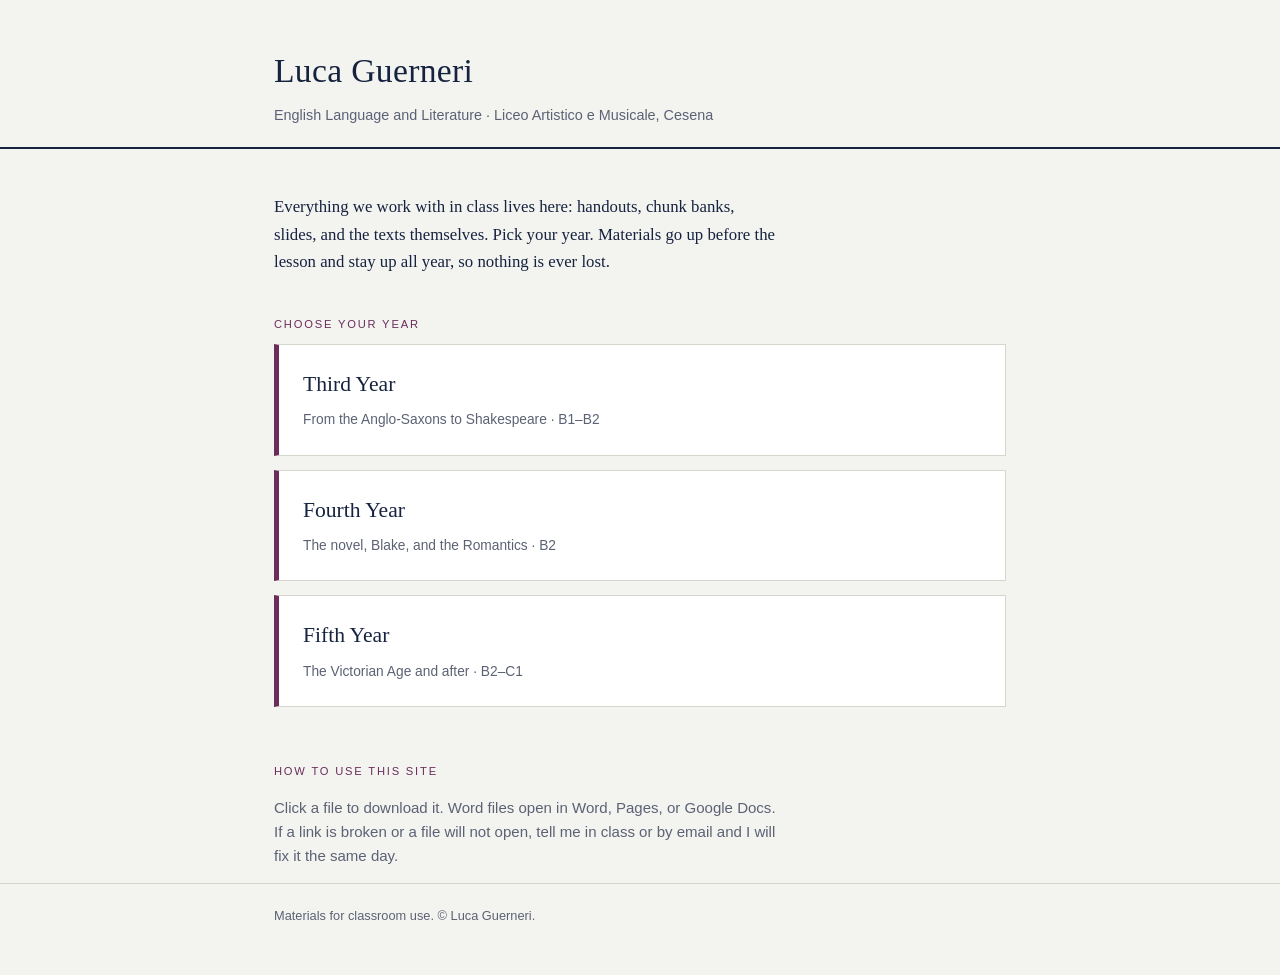
<file: index.html>
<!DOCTYPE html>
<html lang="en">
<head>
<meta charset="utf-8">
<meta name="viewport" content="width=device-width, initial-scale=1">
<title>Luca Guerneri — English Language and Literature</title>
<meta name="description" content="Classroom materials for English language and literature, Liceo Artistico e Musicale, Cesena.">
<link rel="stylesheet" href="style.css">
</head>
<body>

<header class="masthead">
  <div class="wrap">
    <h1>Luca Guerneri</h1>
    <p>English Language and Literature &middot; Liceo Artistico e Musicale, Cesena</p>
  </div>
</header>

<main class="wrap">

  <p class="intro">Everything we work with in class lives here: handouts, chunk banks, slides, and the texts themselves. Pick your year. Materials go up before the lesson and stay up all year, so nothing is ever lost.</p>

  <p class="eyebrow">Choose your year</p>

  <ul class="years">
    <li>
      <a href="year-3/">
        <h2>Third Year</h2>
        <span>From the Anglo-Saxons to Shakespeare &middot; B1&ndash;B2</span>
      </a>
    </li>
    <li>
      <a href="year-4/">
        <h2>Fourth Year</h2>
        <span>The novel, Blake, and the Romantics &middot; B2</span>
      </a>
    </li>
    <li>
      <a href="year-5/">
        <h2>Fifth Year</h2>
        <span>The Victorian Age and after &middot; B2&ndash;C1</span>
      </a>
    </li>
  </ul>

  <p class="eyebrow">How to use this site</p>
  <p style="max-width:60ch;color:var(--muted);font-size:.94rem;">Click a file to download it. Word files open in Word, Pages, or Google Docs. If a link is broken or a file will not open, tell me in class or by email and I will fix it the same day.</p>

</main>

<footer>
  <div class="wrap">
    Materials for classroom use. &copy; Luca Guerneri.
  </div>
</footer>

</body>
</html>
</file>
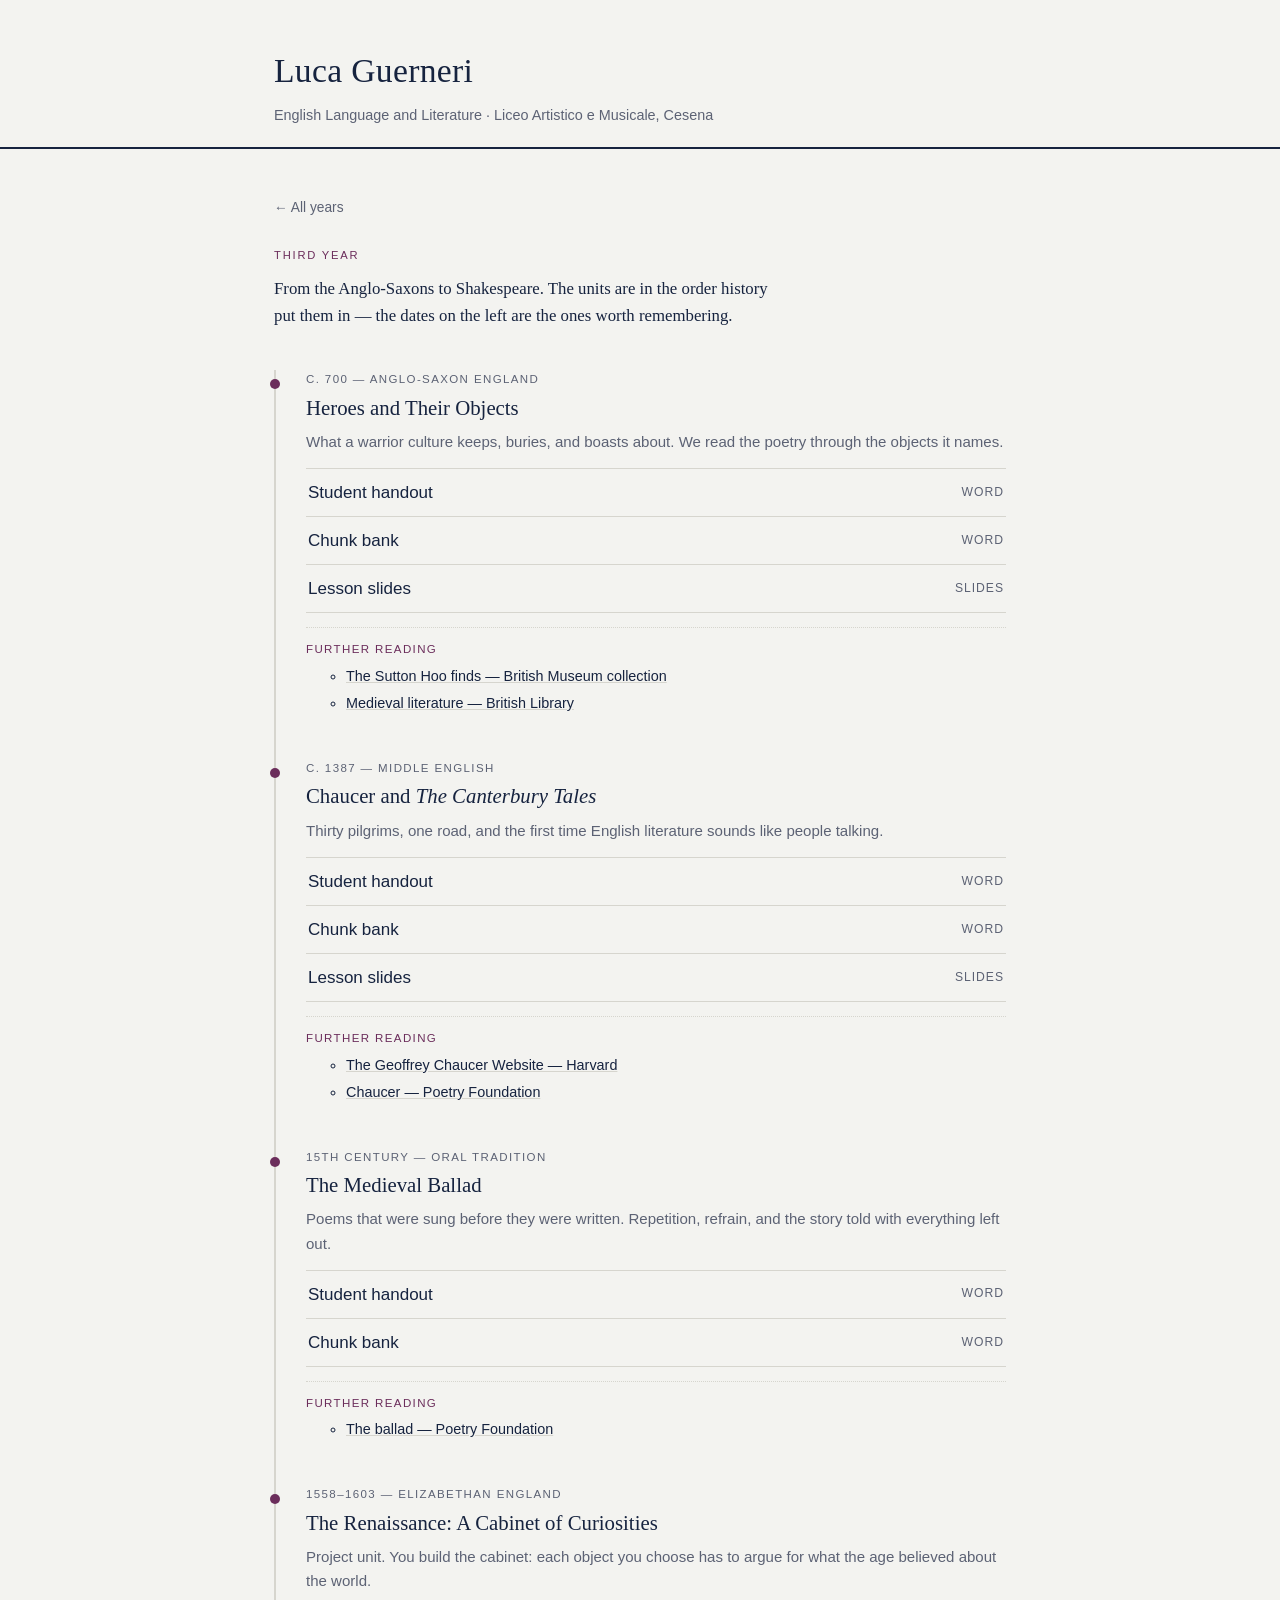
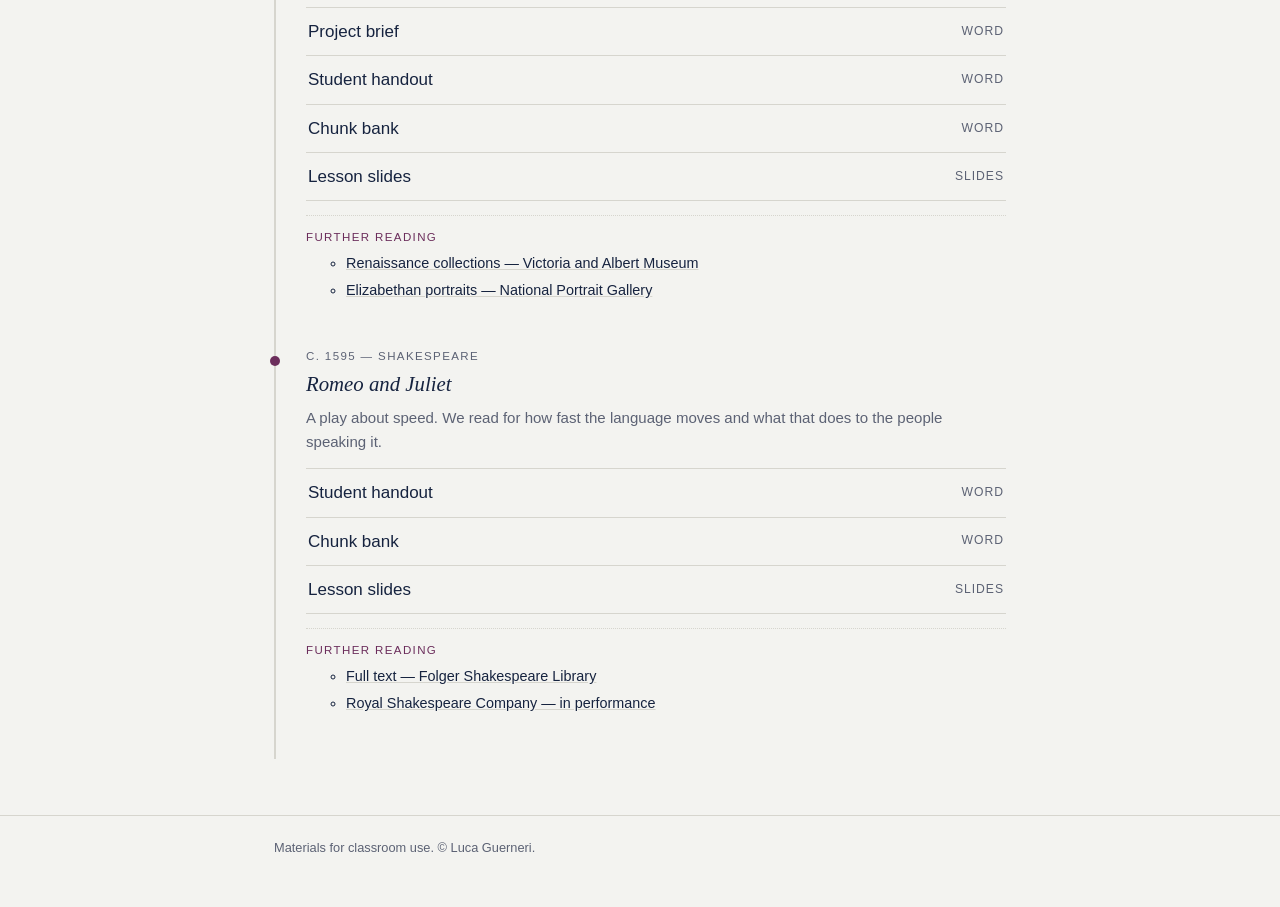
<file: year-3/index.html>
<!DOCTYPE html>
<html lang="en">
<head>
<meta charset="utf-8">
<meta name="viewport" content="width=device-width, initial-scale=1">
<title>Third Year — Luca Guerneri</title>
<link rel="stylesheet" href="../style.css">
</head>
<body>

<header class="masthead">
  <div class="wrap">
    <h1><a href="../">Luca Guerneri</a></h1>
    <p>English Language and Literature &middot; Liceo Artistico e Musicale, Cesena</p>
  </div>
</header>

<main class="wrap">

  <a class="back" href="../">&larr; All years</a>

  <p class="eyebrow">Third Year</p>
  <p class="intro">From the Anglo-Saxons to Shakespeare. The units are in the order history put them in &mdash; the dates on the left are the ones worth remembering.</p>

  <ol class="spine">

    <li class="unit">
      <span class="date">c. 700 &mdash; Anglo-Saxon England</span>
      <h2>Heroes and Their Objects</h2>
      <p>What a warrior culture keeps, buries, and boasts about. We read the poetry through the objects it names.</p>
      <ul class="files">
        <li><a href="anglo-saxon-heroes-handout.docx">Student handout<span class="kind">Word</span></a></li>
        <li><a href="anglo-saxon-heroes-chunks.docx">Chunk bank<span class="kind">Word</span></a></li>
        <li><a href="anglo-saxon-heroes-slides.pptx">Lesson slides<span class="kind">Slides</span></a></li>
      </ul>
      <div class="links">
        <p>Further reading</p>
        <ul>
          <li><a href="https://www.britishmuseum.org/collection">The Sutton Hoo finds &mdash; British Museum collection</a></li>
          <li><a href="https://www.bl.uk/medieval-literature">Medieval literature &mdash; British Library</a></li>
        </ul>
      </div>
    </li>

    <li class="unit">
      <span class="date">c. 1387 &mdash; Middle English</span>
      <h2>Chaucer and <em>The Canterbury Tales</em></h2>
      <p>Thirty pilgrims, one road, and the first time English literature sounds like people talking.</p>
      <ul class="files">
        <li><a href="chaucer-handout.docx">Student handout<span class="kind">Word</span></a></li>
        <li><a href="chaucer-chunks.docx">Chunk bank<span class="kind">Word</span></a></li>
        <li><a href="chaucer-slides.pptx">Lesson slides<span class="kind">Slides</span></a></li>
      </ul>
      <div class="links">
        <p>Further reading</p>
        <ul>
          <li><a href="https://chaucer.fas.harvard.edu/">The Geoffrey Chaucer Website &mdash; Harvard</a></li>
          <li><a href="https://www.poetryfoundation.org/poets/geoffrey-chaucer">Chaucer &mdash; Poetry Foundation</a></li>
        </ul>
      </div>
    </li>

    <li class="unit">
      <span class="date">15th century &mdash; oral tradition</span>
      <h2>The Medieval Ballad</h2>
      <p>Poems that were sung before they were written. Repetition, refrain, and the story told with everything left out.</p>
      <ul class="files">
        <li><a href="ballad-handout.docx">Student handout<span class="kind">Word</span></a></li>
        <li><a href="ballad-chunks.docx">Chunk bank<span class="kind">Word</span></a></li>
      </ul>
      <div class="links">
        <p>Further reading</p>
        <ul>
          <li><a href="https://www.poetryfoundation.org/collections/152077/introduction-to-the-ballad">The ballad &mdash; Poetry Foundation</a></li>
        </ul>
      </div>
    </li>

    <li class="unit">
      <span class="date">1558&ndash;1603 &mdash; Elizabethan England</span>
      <h2>The Renaissance: A Cabinet of Curiosities</h2>
      <p>Project unit. You build the cabinet: each object you choose has to argue for what the age believed about the world.</p>
      <ul class="files">
        <li><a href="renaissance-project-brief.docx">Project brief<span class="kind">Word</span></a></li>
        <li><a href="renaissance-handout.docx">Student handout<span class="kind">Word</span></a></li>
        <li><a href="renaissance-chunks.docx">Chunk bank<span class="kind">Word</span></a></li>
        <li><a href="renaissance-slides.pptx">Lesson slides<span class="kind">Slides</span></a></li>
      </ul>
      <div class="links">
        <p>Further reading</p>
        <ul>
          <li><a href="https://www.vam.ac.uk/collections">Renaissance collections &mdash; Victoria and Albert Museum</a></li>
          <li><a href="https://www.npg.org.uk/collections">Elizabethan portraits &mdash; National Portrait Gallery</a></li>
        </ul>
      </div>
    </li>

    <li class="unit">
      <span class="date">c. 1595 &mdash; Shakespeare</span>
      <h2><em>Romeo and Juliet</em></h2>
      <p>A play about speed. We read for how fast the language moves and what that does to the people speaking it.</p>
      <ul class="files">
        <li><a href="romeo-juliet-handout.docx">Student handout<span class="kind">Word</span></a></li>
        <li><a href="romeo-juliet-chunks.docx">Chunk bank<span class="kind">Word</span></a></li>
        <li><a href="romeo-juliet-slides.pptx">Lesson slides<span class="kind">Slides</span></a></li>
      </ul>
      <div class="links">
        <p>Further reading</p>
        <ul>
          <li><a href="https://www.folger.edu/explore/shakespeares-works/romeo-and-juliet/">Full text &mdash; Folger Shakespeare Library</a></li>
          <li><a href="https://www.rsc.org.uk/romeo-and-juliet/">Royal Shakespeare Company &mdash; in performance</a></li>
        </ul>
      </div>
    </li>

  </ol>

</main>

<footer>
  <div class="wrap">
    Materials for classroom use. &copy; Luca Guerneri.
  </div>
</footer>

</body>
</html>
</file>
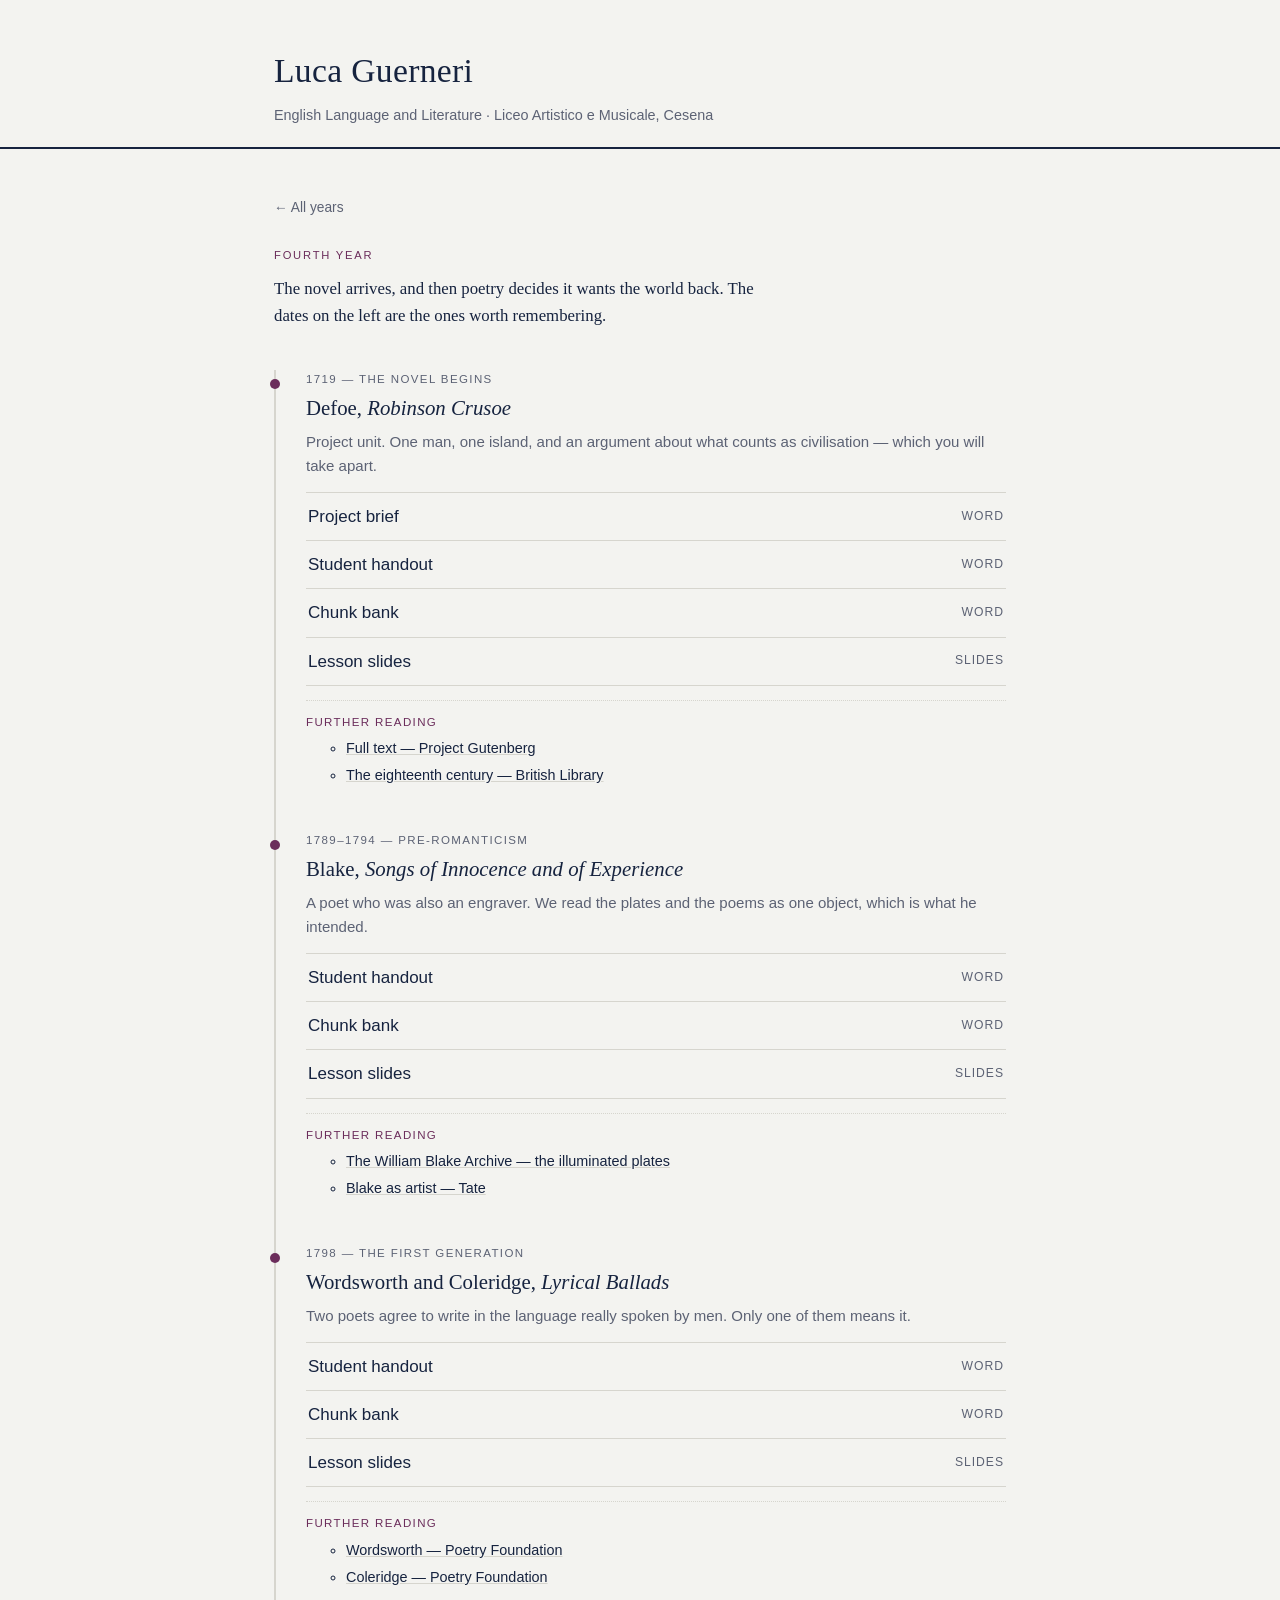
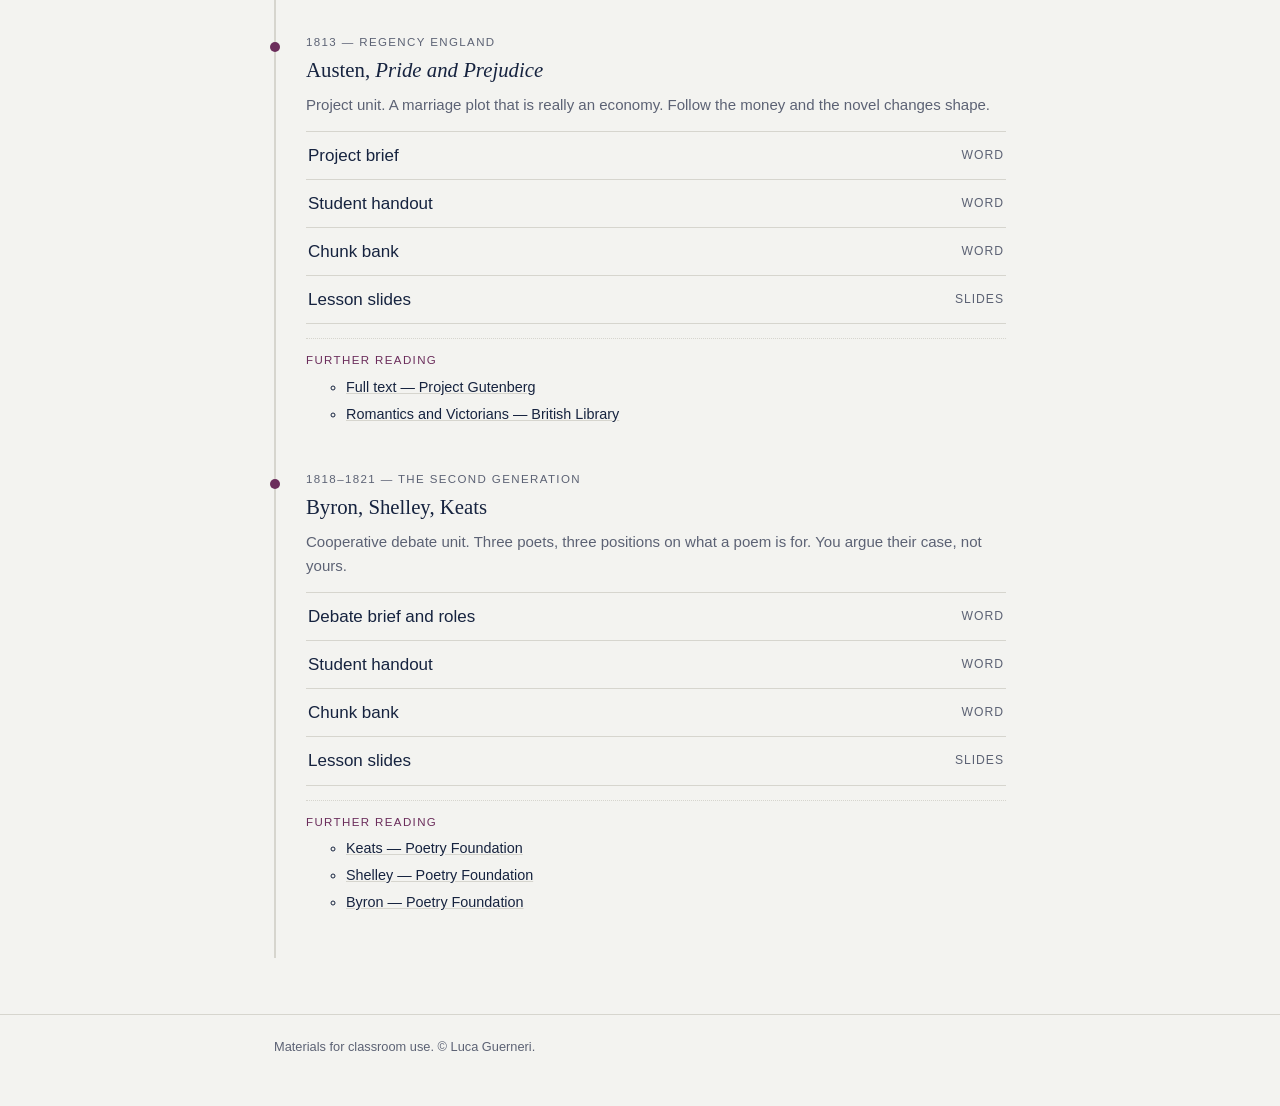
<file: year-4/index.html>
<!DOCTYPE html>
<html lang="en">
<head>
<meta charset="utf-8">
<meta name="viewport" content="width=device-width, initial-scale=1">
<title>Fourth Year — Luca Guerneri</title>
<link rel="stylesheet" href="../style.css">
</head>
<body>

<header class="masthead">
  <div class="wrap">
    <h1><a href="../">Luca Guerneri</a></h1>
    <p>English Language and Literature &middot; Liceo Artistico e Musicale, Cesena</p>
  </div>
</header>

<main class="wrap">

  <a class="back" href="../">&larr; All years</a>

  <p class="eyebrow">Fourth Year</p>
  <p class="intro">The novel arrives, and then poetry decides it wants the world back. The dates on the left are the ones worth remembering.</p>

  <ol class="spine">

    <li class="unit">
      <span class="date">1719 &mdash; the novel begins</span>
      <h2>Defoe, <em>Robinson Crusoe</em></h2>
      <p>Project unit. One man, one island, and an argument about what counts as civilisation &mdash; which you will take apart.</p>
      <ul class="files">
        <li><a href="crusoe-project-brief.docx">Project brief<span class="kind">Word</span></a></li>
        <li><a href="crusoe-handout.docx">Student handout<span class="kind">Word</span></a></li>
        <li><a href="crusoe-chunks.docx">Chunk bank<span class="kind">Word</span></a></li>
        <li><a href="crusoe-slides.pptx">Lesson slides<span class="kind">Slides</span></a></li>
      </ul>
      <div class="links">
        <p>Further reading</p>
        <ul>
          <li><a href="https://www.gutenberg.org/ebooks/521">Full text &mdash; Project Gutenberg</a></li>
          <li><a href="https://www.bl.uk/restoration-18th-century-literature">The eighteenth century &mdash; British Library</a></li>
        </ul>
      </div>
    </li>

    <li class="unit">
      <span class="date">1789&ndash;1794 &mdash; Pre-Romanticism</span>
      <h2>Blake, <em>Songs of Innocence and of Experience</em></h2>
      <p>A poet who was also an engraver. We read the plates and the poems as one object, which is what he intended.</p>
      <ul class="files">
        <li><a href="blake-handout.docx">Student handout<span class="kind">Word</span></a></li>
        <li><a href="blake-chunks.docx">Chunk bank<span class="kind">Word</span></a></li>
        <li><a href="blake-slides.pptx">Lesson slides<span class="kind">Slides</span></a></li>
      </ul>
      <div class="links">
        <p>Further reading</p>
        <ul>
          <li><a href="https://www.blakearchive.org/">The William Blake Archive &mdash; the illuminated plates</a></li>
          <li><a href="https://www.tate.org.uk/art/artists/william-blake-39">Blake as artist &mdash; Tate</a></li>
        </ul>
      </div>
    </li>

    <li class="unit">
      <span class="date">1798 &mdash; the First Generation</span>
      <h2>Wordsworth and Coleridge, <em>Lyrical Ballads</em></h2>
      <p>Two poets agree to write in the language really spoken by men. Only one of them means it.</p>
      <ul class="files">
        <li><a href="lyrical-ballads-handout.docx">Student handout<span class="kind">Word</span></a></li>
        <li><a href="lyrical-ballads-chunks.docx">Chunk bank<span class="kind">Word</span></a></li>
        <li><a href="lyrical-ballads-slides.pptx">Lesson slides<span class="kind">Slides</span></a></li>
      </ul>
      <div class="links">
        <p>Further reading</p>
        <ul>
          <li><a href="https://www.poetryfoundation.org/poets/william-wordsworth">Wordsworth &mdash; Poetry Foundation</a></li>
          <li><a href="https://www.poetryfoundation.org/poets/samuel-taylor-coleridge">Coleridge &mdash; Poetry Foundation</a></li>
        </ul>
      </div>
    </li>

    <li class="unit">
      <span class="date">1813 &mdash; Regency England</span>
      <h2>Austen, <em>Pride and Prejudice</em></h2>
      <p>Project unit. A marriage plot that is really an economy. Follow the money and the novel changes shape.</p>
      <ul class="files">
        <li><a href="pride-prejudice-project-brief.docx">Project brief<span class="kind">Word</span></a></li>
        <li><a href="pride-prejudice-handout.docx">Student handout<span class="kind">Word</span></a></li>
        <li><a href="pride-prejudice-chunks.docx">Chunk bank<span class="kind">Word</span></a></li>
        <li><a href="pride-prejudice-slides.pptx">Lesson slides<span class="kind">Slides</span></a></li>
      </ul>
      <div class="links">
        <p>Further reading</p>
        <ul>
          <li><a href="https://www.gutenberg.org/ebooks/1342">Full text &mdash; Project Gutenberg</a></li>
          <li><a href="https://www.bl.uk/romantics-and-victorians">Romantics and Victorians &mdash; British Library</a></li>
        </ul>
      </div>
    </li>

    <li class="unit">
      <span class="date">1818&ndash;1821 &mdash; the Second Generation</span>
      <h2>Byron, Shelley, Keats</h2>
      <p>Cooperative debate unit. Three poets, three positions on what a poem is for. You argue their case, not yours.</p>
      <ul class="files">
        <li><a href="second-generation-debate-brief.docx">Debate brief and roles<span class="kind">Word</span></a></li>
        <li><a href="second-generation-handout.docx">Student handout<span class="kind">Word</span></a></li>
        <li><a href="second-generation-chunks.docx">Chunk bank<span class="kind">Word</span></a></li>
        <li><a href="second-generation-slides.pptx">Lesson slides<span class="kind">Slides</span></a></li>
      </ul>
      <div class="links">
        <p>Further reading</p>
        <ul>
          <li><a href="https://www.poetryfoundation.org/poets/john-keats">Keats &mdash; Poetry Foundation</a></li>
          <li><a href="https://www.poetryfoundation.org/poets/percy-bysshe-shelley">Shelley &mdash; Poetry Foundation</a></li>
          <li><a href="https://www.poetryfoundation.org/poets/lord-byron">Byron &mdash; Poetry Foundation</a></li>
        </ul>
      </div>
    </li>

  </ol>

</main>

<footer>
  <div class="wrap">
    Materials for classroom use. &copy; Luca Guerneri.
  </div>
</footer>

</body>
</html>
</file>
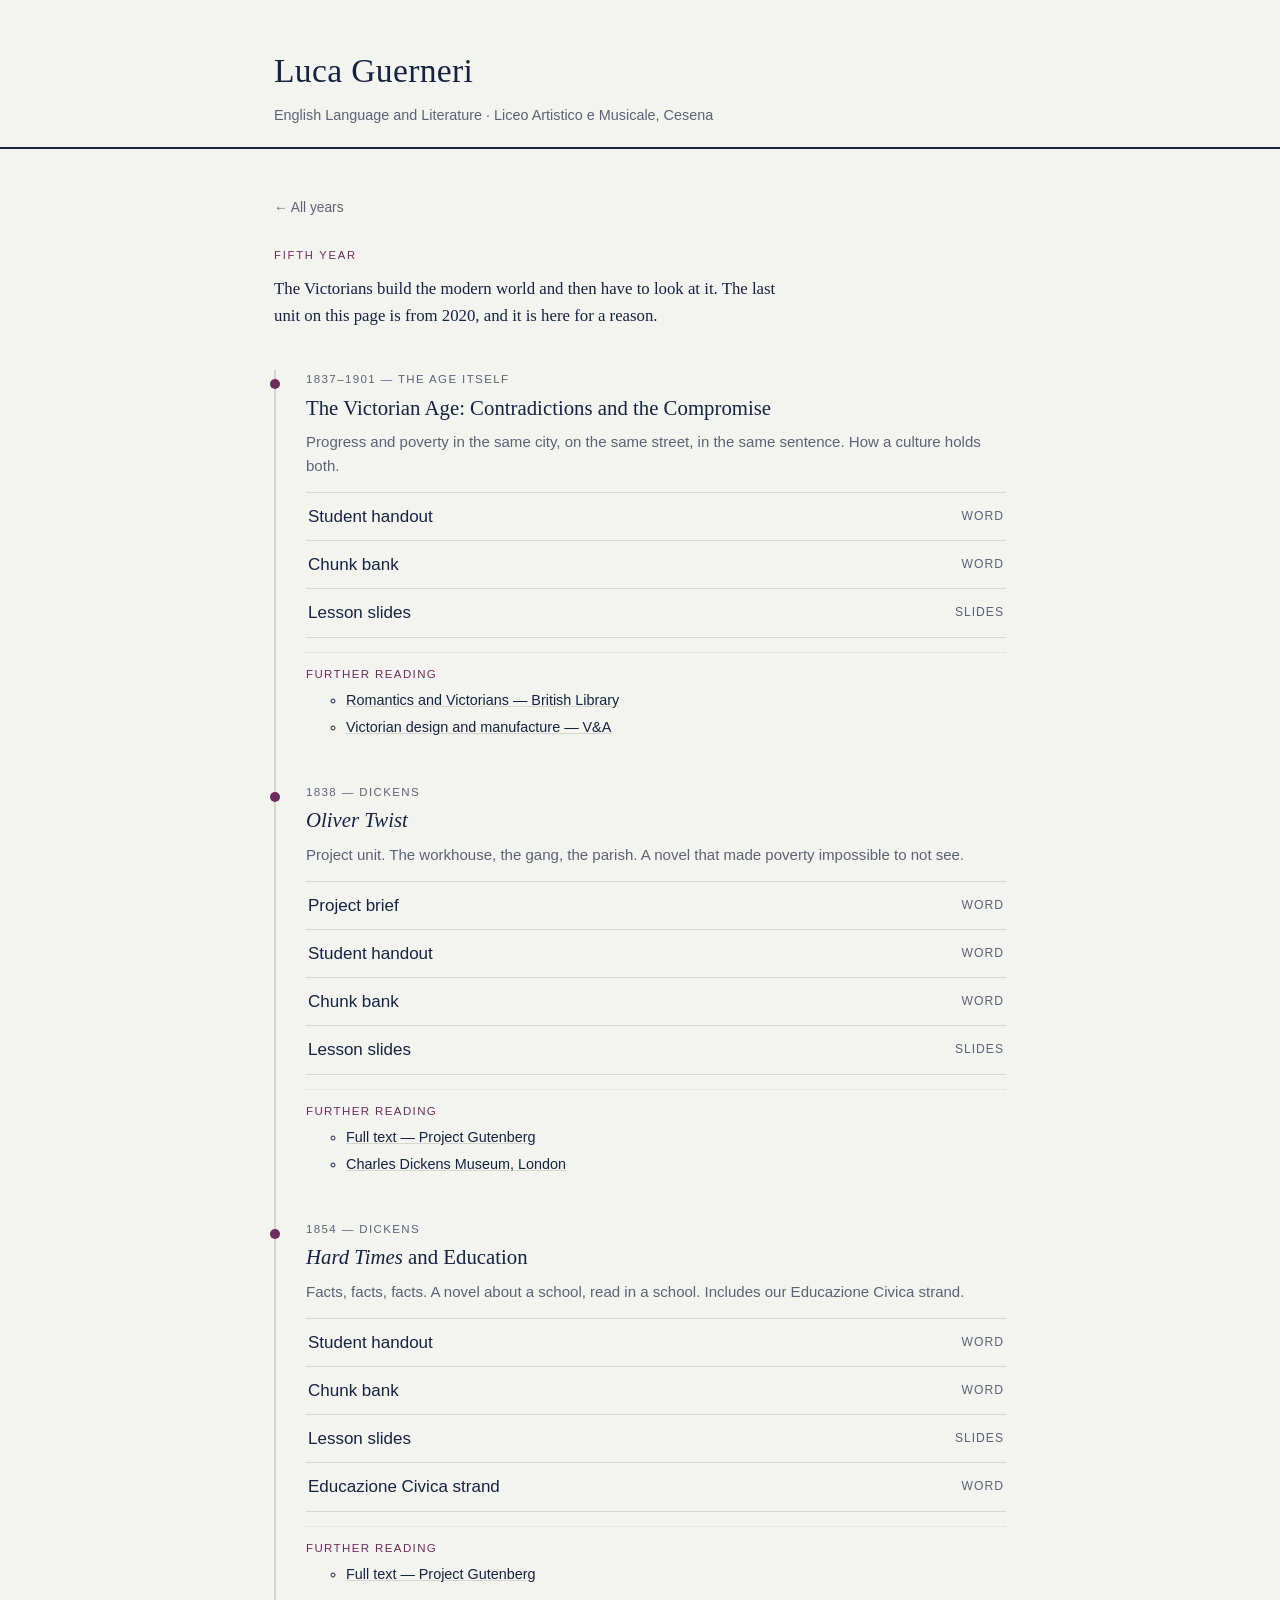
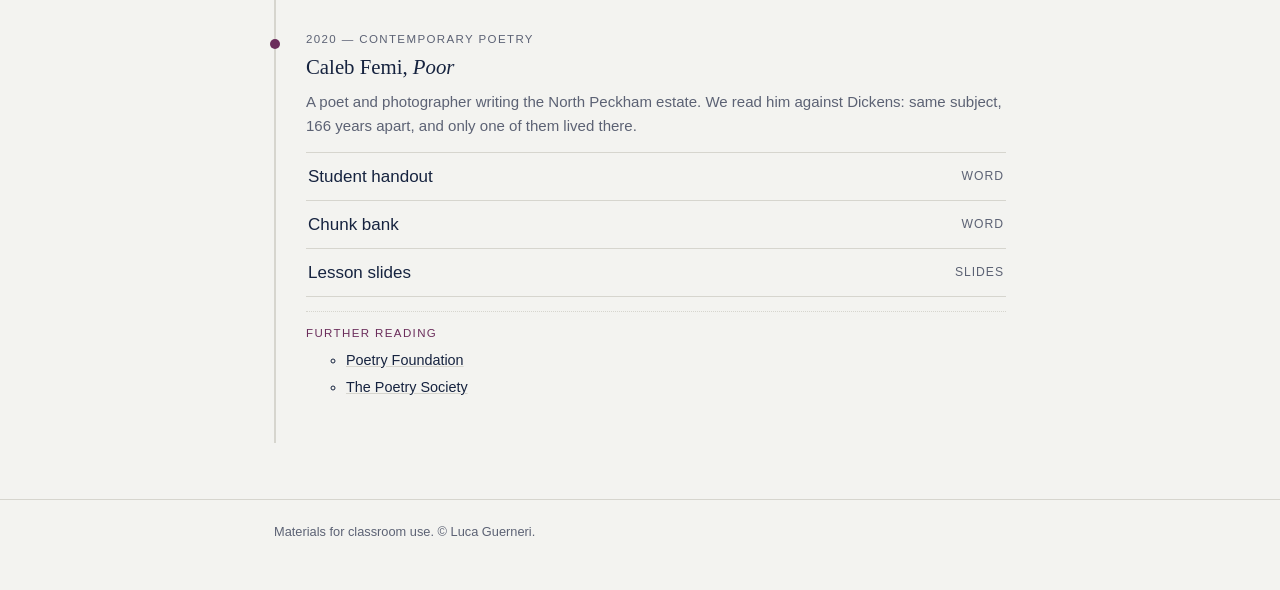
<file: year-5/index.html>
<!DOCTYPE html>
<html lang="en">
<head>
<meta charset="utf-8">
<meta name="viewport" content="width=device-width, initial-scale=1">
<title>Fifth Year — Luca Guerneri</title>
<link rel="stylesheet" href="../style.css">
</head>
<body>

<header class="masthead">
  <div class="wrap">
    <h1><a href="../">Luca Guerneri</a></h1>
    <p>English Language and Literature &middot; Liceo Artistico e Musicale, Cesena</p>
  </div>
</header>

<main class="wrap">

  <a class="back" href="../">&larr; All years</a>

  <p class="eyebrow">Fifth Year</p>
  <p class="intro">The Victorians build the modern world and then have to look at it. The last unit on this page is from 2020, and it is here for a reason.</p>

  <ol class="spine">

    <li class="unit">
      <span class="date">1837&ndash;1901 &mdash; the age itself</span>
      <h2>The Victorian Age: Contradictions and the Compromise</h2>
      <p>Progress and poverty in the same city, on the same street, in the same sentence. How a culture holds both.</p>
      <ul class="files">
        <li><a href="victorian-age-handout.docx">Student handout<span class="kind">Word</span></a></li>
        <li><a href="victorian-age-chunks.docx">Chunk bank<span class="kind">Word</span></a></li>
        <li><a href="victorian-age-slides.pptx">Lesson slides<span class="kind">Slides</span></a></li>
      </ul>
      <div class="links">
        <p>Further reading</p>
        <ul>
          <li><a href="https://www.bl.uk/romantics-and-victorians">Romantics and Victorians &mdash; British Library</a></li>
          <li><a href="https://www.vam.ac.uk/collections">Victorian design and manufacture &mdash; V&amp;A</a></li>
        </ul>
      </div>
    </li>

    <li class="unit">
      <span class="date">1838 &mdash; Dickens</span>
      <h2><em>Oliver Twist</em></h2>
      <p>Project unit. The workhouse, the gang, the parish. A novel that made poverty impossible to not see.</p>
      <ul class="files">
        <li><a href="oliver-twist-project-brief.docx">Project brief<span class="kind">Word</span></a></li>
        <li><a href="oliver-twist-handout.docx">Student handout<span class="kind">Word</span></a></li>
        <li><a href="oliver-twist-chunks.docx">Chunk bank<span class="kind">Word</span></a></li>
        <li><a href="oliver-twist-slides.pptx">Lesson slides<span class="kind">Slides</span></a></li>
      </ul>
      <div class="links">
        <p>Further reading</p>
        <ul>
          <li><a href="https://www.gutenberg.org/ebooks/730">Full text &mdash; Project Gutenberg</a></li>
          <li><a href="https://dickensmuseum.com/">Charles Dickens Museum, London</a></li>
        </ul>
      </div>
    </li>

    <li class="unit">
      <span class="date">1854 &mdash; Dickens</span>
      <h2><em>Hard Times</em> and Education</h2>
      <p>Facts, facts, facts. A novel about a school, read in a school. Includes our Educazione Civica strand.</p>
      <ul class="files">
        <li><a href="hard-times-handout.docx">Student handout<span class="kind">Word</span></a></li>
        <li><a href="hard-times-chunks.docx">Chunk bank<span class="kind">Word</span></a></li>
        <li><a href="hard-times-slides.pptx">Lesson slides<span class="kind">Slides</span></a></li>
        <li><a href="hard-times-civica.docx">Educazione Civica strand<span class="kind">Word</span></a></li>
      </ul>
      <div class="links">
        <p>Further reading</p>
        <ul>
          <li><a href="https://www.gutenberg.org/ebooks/786">Full text &mdash; Project Gutenberg</a></li>
        </ul>
      </div>
    </li>

    <li class="unit">
      <span class="date">2020 &mdash; contemporary poetry</span>
      <h2>Caleb Femi, <em>Poor</em></h2>
      <p>A poet and photographer writing the North Peckham estate. We read him against Dickens: same subject, 166 years apart, and only one of them lived there.</p>
      <ul class="files">
        <li><a href="poor-handout.docx">Student handout<span class="kind">Word</span></a></li>
        <li><a href="poor-chunks.docx">Chunk bank<span class="kind">Word</span></a></li>
        <li><a href="poor-slides.pptx">Lesson slides<span class="kind">Slides</span></a></li>
      </ul>
      <div class="links">
        <p>Further reading</p>
        <ul>
          <li><a href="https://www.poetryfoundation.org/">Poetry Foundation</a></li>
          <li><a href="https://poetrysociety.org.uk/">The Poetry Society</a></li>
        </ul>
      </div>
    </li>

  </ol>

</main>

<footer>
  <div class="wrap">
    Materials for classroom use. &copy; Luca Guerneri.
  </div>
</footer>

</body>
</html>
</file>
<file: style.css>
/* Luca Guerneri — teaching materials
   House style: navy / plum, Georgia display, Arial body. */

:root {
  --ink:    #16233F;
  --plum:   #6B2D5B;
  --paper:  #F3F3F0;
  --card:   #FFFFFF;
  --rule:   #D6D5CE;
  --muted:  #5C6274;
  --focus:  #B8860B;
}

*, *::before, *::after { box-sizing: border-box; }

html { -webkit-text-size-adjust: 100%; }

body {
  margin: 0;
  background: var(--paper);
  color: var(--ink);
  font-family: Arial, "Helvetica Neue", Helvetica, sans-serif;
  font-size: 17px;
  line-height: 1.6;
}

.wrap {
  max-width: 780px;
  margin: 0 auto;
  padding: 0 24px;
}

/* ---------- masthead ---------- */

.masthead {
  border-bottom: 2px solid var(--ink);
  padding: 44px 0 20px;
  margin-bottom: 44px;
}

.masthead h1 {
  font-family: Georgia, "Times New Roman", serif;
  font-weight: normal;
  font-size: 2.1rem;
  letter-spacing: 0.01em;
  margin: 0;
}

.masthead h1 a { color: inherit; text-decoration: none; }

.masthead p {
  margin: 6px 0 0;
  color: var(--muted);
  font-size: 0.9rem;
}

.eyebrow {
  font-size: 0.7rem;
  letter-spacing: 0.16em;
  text-transform: uppercase;
  color: var(--plum);
  margin: 0 0 10px;
}

/* ---------- home: year cards ---------- */

.years {
  list-style: none;
  padding: 0;
  margin: 0 0 56px;
  display: grid;
  gap: 14px;
}

.years a {
  display: block;
  background: var(--card);
  border: 1px solid var(--rule);
  border-left: 5px solid var(--plum);
  padding: 22px 24px;
  text-decoration: none;
  color: var(--ink);
  transition: border-left-color .15s, transform .15s;
}

.years a:hover,
.years a:focus-visible {
  border-left-color: var(--ink);
  transform: translateX(3px);
}

.years h2 {
  font-family: Georgia, serif;
  font-weight: normal;
  font-size: 1.35rem;
  margin: 0 0 4px;
}

.years span {
  color: var(--muted);
  font-size: 0.86rem;
}

/* ---------- chronology spine ---------- */

.spine {
  border-left: 2px solid var(--rule);
  margin: 0 0 56px;
  padding: 0;
  list-style: none;
}

.unit {
  position: relative;
  padding: 0 0 40px 30px;
}

.unit::before {
  content: "";
  position: absolute;
  left: -6px;
  top: 9px;
  width: 10px;
  height: 10px;
  background: var(--plum);
  border-radius: 50%;
}

.date {
  font-size: 0.72rem;
  letter-spacing: 0.12em;
  text-transform: uppercase;
  color: var(--muted);
  display: block;
  margin-bottom: 2px;
}

.unit h2 {
  font-family: Georgia, serif;
  font-weight: normal;
  font-size: 1.3rem;
  margin: 0 0 6px;
}

.unit > p {
  margin: 0 0 14px;
  color: var(--muted);
  font-size: 0.94rem;
}

/* ---------- file + link lists ---------- */

.files, .links {
  list-style: none;
  padding: 0;
  margin: 0;
}

.files li { border-bottom: 1px solid var(--rule); }
.files li:first-child { border-top: 1px solid var(--rule); }

.files a {
  display: flex;
  justify-content: space-between;
  gap: 16px;
  padding: 10px 2px;
  color: var(--ink);
  text-decoration: none;
}

.files a:hover, .files a:focus-visible { background: rgba(107,45,91,.06); }

.files .kind {
  color: var(--muted);
  font-size: 0.76rem;
  letter-spacing: 0.08em;
  text-transform: uppercase;
  white-space: nowrap;
  align-self: center;
}

.links {
  margin-top: 14px;
  padding-top: 12px;
  border-top: 1px dotted var(--rule);
}

.links p {
  margin: 0 0 6px;
  font-size: 0.72rem;
  letter-spacing: 0.12em;
  text-transform: uppercase;
  color: var(--plum);
}

.links li { font-size: 0.9rem; margin-bottom: 4px; }
.links a { color: var(--ink); text-decoration: underline; text-decoration-color: var(--rule); }
.links a:hover { text-decoration-color: var(--plum); }

/* ---------- misc ---------- */

.back {
  display: inline-block;
  margin-bottom: 28px;
  font-size: 0.86rem;
  color: var(--muted);
  text-decoration: none;
}
.back:hover { color: var(--plum); }

.intro {
  font-family: Georgia, serif;
  font-size: 1.05rem;
  line-height: 1.65;
  margin: 0 0 40px;
  max-width: 60ch;
}

footer {
  border-top: 1px solid var(--rule);
  padding: 22px 0 48px;
  color: var(--muted);
  font-size: 0.8rem;
}

a:focus-visible {
  outline: 2px solid var(--focus);
  outline-offset: 2px;
}

@media (max-width: 520px) {
  body { font-size: 16px; }
  .masthead h1 { font-size: 1.6rem; }
  .files a { flex-direction: column; gap: 2px; }
  .files .kind { align-self: flex-start; }
}

@media (prefers-reduced-motion: reduce) {
  * { transition: none !important; }
}
</file>
